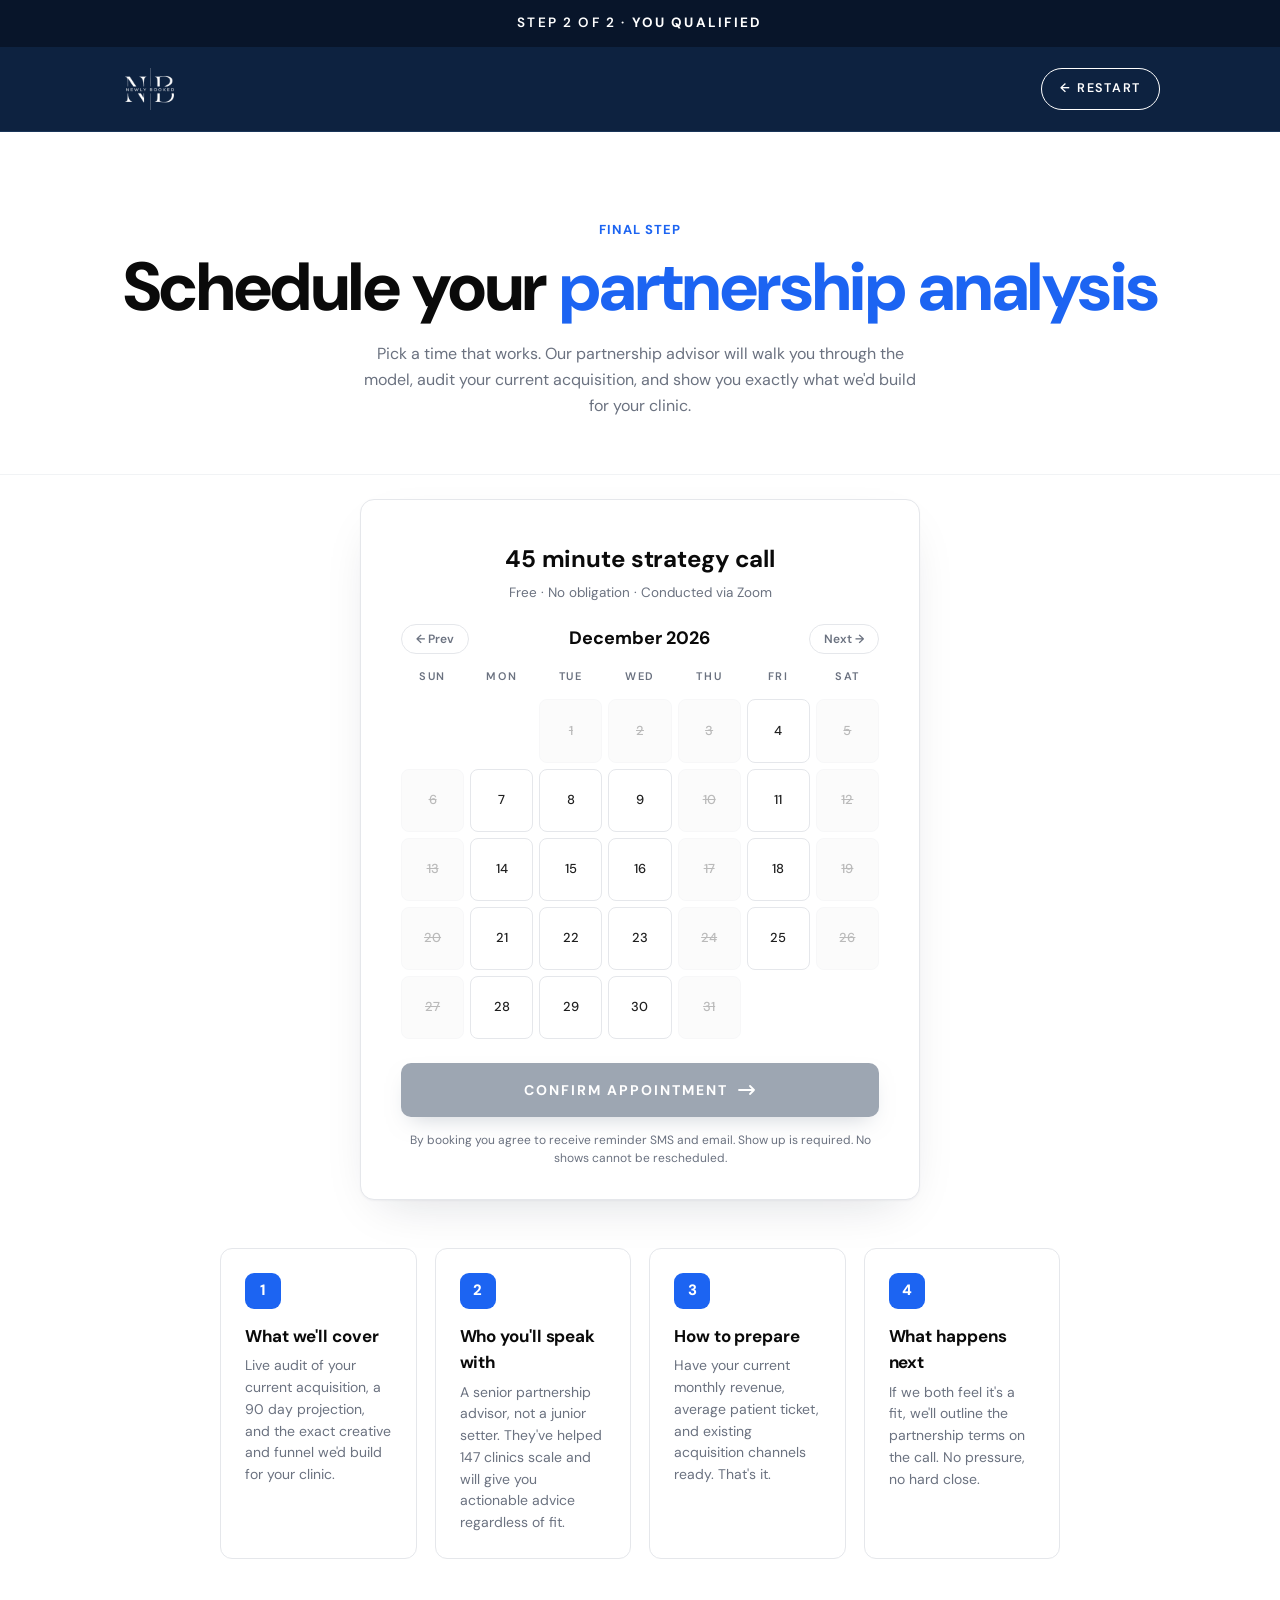
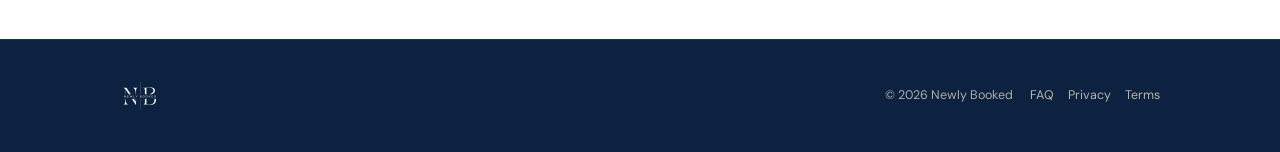
<file: book-a-call.html>
<!doctype html>
<html lang="en">
<head>
<meta charset="utf-8">
<meta name="viewport" content="width=device-width,initial-scale=1,viewport-fit=cover">
<meta name="theme-color" content="#0a0a0a">
<title>Schedule Your Strategy Call · Newly Booked</title>
<link rel="icon" href="logo.png">
<link rel="preconnect" href="https://fonts.googleapis.com">
<link rel="preconnect" href="https://fonts.gstatic.com" crossorigin>
<link href="https://fonts.googleapis.com/css2?family=DM+Sans:wght@400;500;600;700;800&display=swap" rel="stylesheet">
<link rel="stylesheet" href="styles.css?v=5">
</head>
<body>

<div class="topbar">STEP 2 OF 2 · <strong>YOU QUALIFIED</strong></div>

<nav class="nb-nav">
  <div class="wrap nav-inner">
    <a href="apply.html" class="brand"><img src="logo.png" alt="Newly Booked"></a>
    <a href="apply.html" class="nav-cta">← Restart</a>
  </div>
</nav>

<section class="subhero">
  <div class="wrap">
    <div class="section-eye">Final Step</div>
    <h1>Schedule your <span class="blue">partnership analysis</span></h1>
    <p>Pick a time that works. Our partnership advisor will walk you through the model, audit your current acquisition, and show you exactly what we'd build for your clinic.</p>
  </div>
</section>

<section style="padding:24px 0 80px">
  <div class="wrap" style="max-width:880px">

    <div class="form-card">
      <div class="form-body">

        <div style="margin-bottom:20px;text-align:center">
          <div style="font-weight:700;font-size:24px;letter-spacing:-.005em;color:var(--ink)">45 minute strategy call</div>
          <div style="margin-top:6px;font-size:13.5px;color:var(--muted)">Free · No obligation · Conducted via Zoom</div>
        </div>

        <div class="cal" style="border:none;padding:0;box-shadow:none">
          <div class="cal-head">
            <button type="button" class="cal-nav" id="prev-month">← Prev</button>
            <strong id="month-label">May 2026</strong>
            <button type="button" class="cal-nav" id="next-month">Next →</button>
          </div>

          <div class="cal-grid cal-head-row">
            <div>Sun</div><div>Mon</div><div>Tue</div><div>Wed</div><div>Thu</div><div>Fri</div><div>Sat</div>
          </div>
          <div class="cal-grid" id="cal-days"></div>

          <div id="slots-wrap" style="display:none;margin-top:18px">
            <div style="font-size:11px;letter-spacing:.16em;text-transform:uppercase;color:var(--muted);margin-bottom:10px;text-align:left;font-weight:600">
              Available times · <span id="slot-date" style="color:var(--ink-2)"></span>
            </div>
            <div class="slots" id="slots"></div>
          </div>
        </div>

        <button type="button" class="cta" id="confirm-btn" style="margin-top:24px;opacity:.4;pointer-events:none">
          CONFIRM APPOINTMENT
          <svg width="18" height="10" viewBox="0 0 18 10" fill="none"><path d="M1 5h15m0 0L12 1m4 4l-4 4" stroke="currentColor" stroke-width="1.8" stroke-linecap="round"/></svg>
        </button>
        <p class="fine">By booking you agree to receive reminder SMS and email. Show up is required. No shows cannot be rescheduled.</p>
      </div>
    </div>

    <div class="steps" style="margin-top:48px">
      <div class="stepc"><div class="num">1</div><h4>What we'll cover</h4><p>Live audit of your current acquisition, a 90 day projection, and the exact creative and funnel we'd build for your clinic.</p></div>
      <div class="stepc"><div class="num">2</div><h4>Who you'll speak with</h4><p>A senior partnership advisor, not a junior setter. They've helped 147 clinics scale and will give you actionable advice regardless of fit.</p></div>
      <div class="stepc"><div class="num">3</div><h4>How to prepare</h4><p>Have your current monthly revenue, average patient ticket, and existing acquisition channels ready. That's it.</p></div>
      <div class="stepc"><div class="num">4</div><h4>What happens next</h4><p>If we both feel it's a fit, we'll outline the partnership terms on the call. No pressure, no hard close.</p></div>
    </div>

  </div>
</section>

<footer>
  <div class="wrap foot">
    <div class="foot-brand"><img src="logo.png" alt="Newly Booked"></div>
    <div class="foot-links">© 2026 Newly Booked <a href="faq.html">FAQ</a><a href="#">Privacy</a><a href="#">Terms</a></div>
  </div>
</footer>

<script src="app.js?v=4"></script>
<script>
  (() => {
    const monthLabel = document.getElementById('month-label');
    const daysEl = document.getElementById('cal-days');
    const slotsWrap = document.getElementById('slots-wrap');
    const slotsEl = document.getElementById('slots');
    const slotDate = document.getElementById('slot-date');
    const confirm = document.getElementById('confirm-btn');
    let view = new Date(); view.setDate(1);
    let selectedDate = null, selectedSlot = null;

    function render(){
      monthLabel.textContent = view.toLocaleString('en-US',{month:'long',year:'numeric'});
      daysEl.innerHTML = '';
      const start = new Date(view); start.setDate(1);
      const offset = start.getDay();
      const dim = new Date(view.getFullYear(), view.getMonth()+1, 0).getDate();
      const today = new Date(); today.setHours(0,0,0,0);
      for (let i=0;i<offset;i++) daysEl.insertAdjacentHTML('beforeend','<div></div>');
      for (let d=1;d<=dim;d++){
        const date = new Date(view.getFullYear(), view.getMonth(), d);
        const past = date < today;
        const weekend = date.getDay()===0 || date.getDay()===6;
        const taken = past || weekend || (d % 7 === 3);
        daysEl.insertAdjacentHTML('beforeend',`<div class="day${taken?' taken':''}" data-d="${date.toISOString()}">${d}</div>`);
      }
      daysEl.querySelectorAll('.day:not(.taken)').forEach(el=>{
        el.addEventListener('click',()=>{
          daysEl.querySelectorAll('.day').forEach(d=>d.classList.remove('sel'));
          el.classList.add('sel');
          selectedDate = new Date(el.dataset.d);
          slotDate.textContent = selectedDate.toLocaleDateString('en-US',{weekday:'long',month:'long',day:'numeric'});
          slotsEl.innerHTML = ['9:00 AM','10:30 AM','12:00 PM','2:00 PM','3:30 PM','5:00 PM']
            .map(t=>`<div class="slot">${t}</div>`).join('');
          slotsWrap.style.display='block';
          slotsEl.querySelectorAll('.slot').forEach(s=>s.addEventListener('click',()=>{
            slotsEl.querySelectorAll('.slot').forEach(x=>x.classList.remove('sel'));
            s.classList.add('sel'); selectedSlot = s.textContent;
            confirm.style.opacity = 1; confirm.style.pointerEvents='auto';
          }));
        });
      });
    }
    document.getElementById('prev-month').addEventListener('click',()=>{view.setMonth(view.getMonth()-1);render()});
    document.getElementById('next-month').addEventListener('click',()=>{view.setMonth(view.getMonth()+1);render()});
    confirm.addEventListener('click',()=>{
      if (!selectedDate || !selectedSlot) return;
      sessionStorage.setItem('nb-booking', JSON.stringify({date:selectedDate,slot:selectedSlot}));
      window.location.href='thank-you.html';
    });
    render();
  })();
</script>
</body>
</html>
</file>
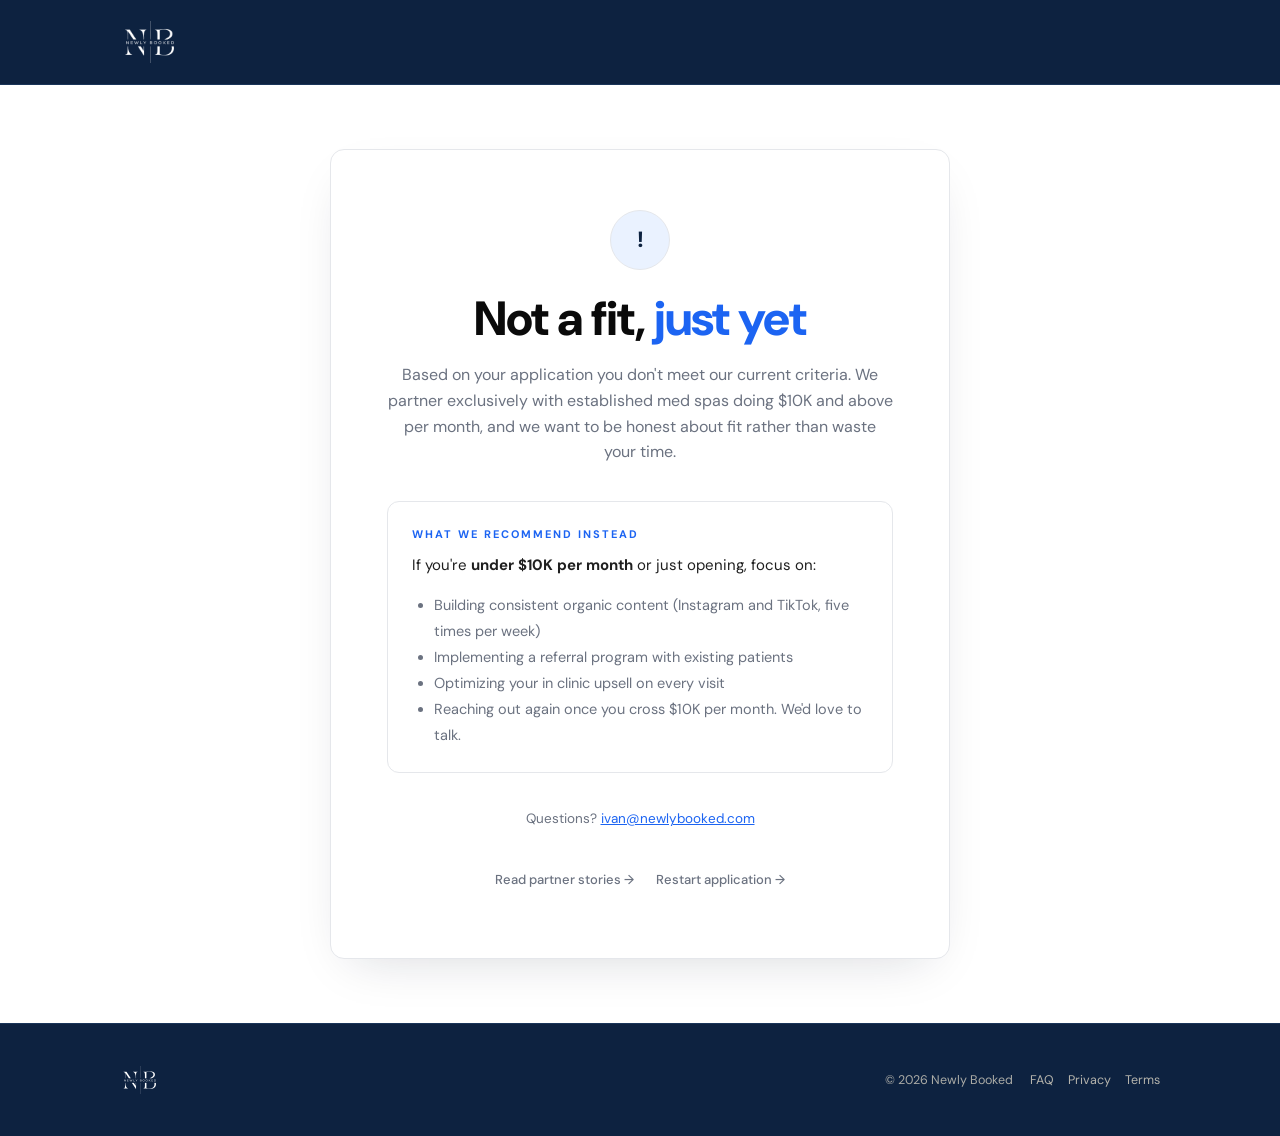
<file: dq.html>
<!doctype html>
<html lang="en">
<head>
<meta charset="utf-8">
<meta name="viewport" content="width=device-width,initial-scale=1,viewport-fit=cover">
<meta name="theme-color" content="#0a0a0a">
<title>Application Update · Newly Booked</title>
<link rel="icon" href="logo.png">
<link rel="preconnect" href="https://fonts.googleapis.com">
<link rel="preconnect" href="https://fonts.gstatic.com" crossorigin>
<link href="https://fonts.googleapis.com/css2?family=DM+Sans:wght@400;500;600;700;800&display=swap" rel="stylesheet">
<link rel="stylesheet" href="styles.css?v=5">
</head>
<body>

<nav class="nb-nav">
  <div class="wrap nav-inner">
    <a href="apply.html" class="brand"><img src="logo.png" alt="Newly Booked"></a>
  </div>
</nav>

<div class="wrap">
  <div class="center-card">
    <div class="icon">!</div>
    <h1>Not a fit, <span class="blue">just yet</span></h1>
    <p class="lede" id="dq-line">Based on your application you don't meet our current criteria. We partner exclusively with established med spas doing $10K and above per month, and we want to be honest about fit rather than waste your time.</p>

    <div style="margin:36px 0;padding:24px;background:#fff;border:1px solid var(--line);text-align:left;border-radius:12px">
      <div style="font-size:11px;letter-spacing:.18em;text-transform:uppercase;color:var(--blue);margin-bottom:10px;font-weight:700">What we recommend instead</div>
      <p style="font-size:15px;line-height:1.65;color:var(--ink-2)">If you're <strong>under $10K per month</strong> or just opening, focus on:</p>
      <ul style="margin:14px 0 0 22px;font-size:14.5px;color:var(--muted);line-height:1.8">
        <li>Building consistent organic content (Instagram and TikTok, five times per week)</li>
        <li>Implementing a referral program with existing patients</li>
        <li>Optimizing your in clinic upsell on every visit</li>
        <li>Reaching out again once you cross $10K per month. We'd love to talk.</li>
      </ul>
    </div>

    <p style="font-size:13.5px;color:var(--muted);margin-top:18px">
      Questions? <a href="mailto:ivan@newlybooked.com" style="color:var(--blue);text-decoration:underline">ivan@newlybooked.com</a>
    </p>

    <div style="margin-top:32px;display:flex;gap:14px;justify-content:center;flex-wrap:wrap">
      <a href="testimonials.html" class="back">Read partner stories →</a>
      <a href="apply.html" class="back">Restart application →</a>
    </div>
  </div>
</div>

<footer>
  <div class="wrap foot">
    <div class="foot-brand"><img src="logo.png" alt="Newly Booked"></div>
    <div class="foot-links">© 2026 Newly Booked <a href="faq.html">FAQ</a><a href="#">Privacy</a><a href="#">Terms</a></div>
  </div>
</footer>

<script src="app.js?v=4"></script>
<script>
  const params = new URLSearchParams(location.search);
  const r = params.get('reason');
  const line = document.getElementById('dq-line');
  if (r === 'ownership'){
    line.innerHTML = "Our system is built specifically for owners and operators of established med spas or aesthetic clinics. If you're planning to open one, reach out once you're 30 days from launch and we'll see if there's a fit.";
  } else if (r === 'revenue'){
    line.innerHTML = "We partner exclusively with clinics doing <strong>$10K and above per month</strong> in revenue. The revenue partnership and ad spend requirements only make sense at that level. Reach out once you cross that threshold. We'd love to.";
  }
</script>
</body>
</html>
</file>
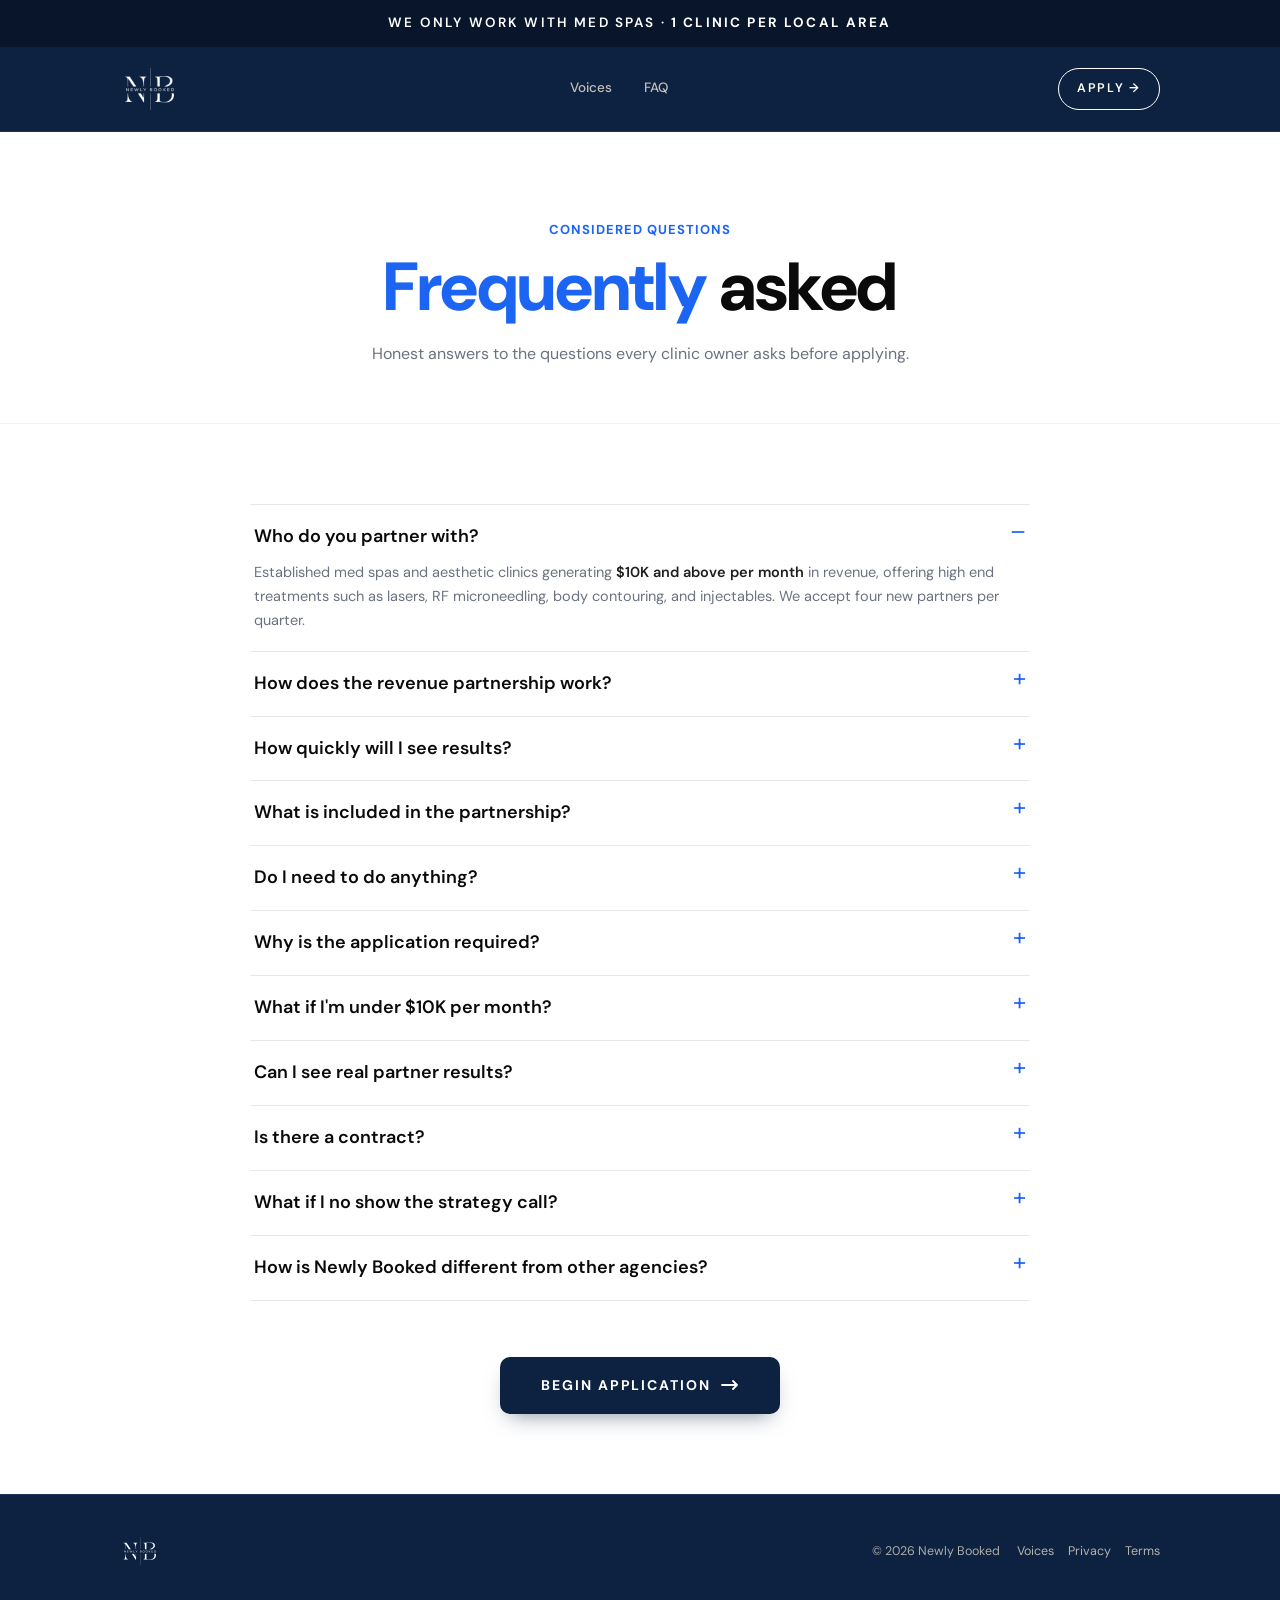
<file: faq.html>
<!doctype html>
<html lang="en">
<head>
<meta charset="utf-8">
<meta name="viewport" content="width=device-width,initial-scale=1,viewport-fit=cover">
<meta name="theme-color" content="#0a0a0a">
<title>FAQ · Newly Booked</title>
<link rel="icon" href="logo.png">
<link rel="preconnect" href="https://fonts.googleapis.com">
<link rel="preconnect" href="https://fonts.gstatic.com" crossorigin>
<link href="https://fonts.googleapis.com/css2?family=DM+Sans:wght@400;500;600;700;800&display=swap" rel="stylesheet">
<link rel="stylesheet" href="styles.css?v=5">
</head>
<body>

<div class="topbar">WE ONLY WORK WITH MED SPAS · <strong>1 CLINIC PER LOCAL AREA</strong></div>

<nav class="nb-nav">
  <div class="wrap nav-inner">
    <a href="apply.html" class="brand"><img src="logo.png" alt="Newly Booked"></a>
    <div class="nav-links">
      <a href="testimonials.html">Voices</a>
      <a href="faq.html">FAQ</a>
    </div>
    <a href="apply.html" class="nav-cta">Apply &rarr;</a>
  </div>
</nav>

<section class="subhero">
  <div class="wrap">
    <div class="section-eye">Considered Questions</div>
    <h1><span class="blue">Frequently</span> asked</h1>
    <p>Honest answers to the questions every clinic owner asks before applying.</p>
  </div>
</section>

<section style="padding:40px 0 80px">
  <div class="wrap" style="max-width:880px">

    <div class="faq">
      <details open>
        <summary>Who do you partner with?</summary>
        <p>Established med spas and aesthetic clinics generating <strong>$10K and above per month</strong> in revenue, offering high end treatments such as lasers, RF microneedling, body contouring, and injectables. We accept four new partners per quarter.</p>
      </details>

      <details>
        <summary>How does the revenue partnership work?</summary>
        <p>We come in as a partner, not a vendor. We share a percentage of the revenue we generate together rather than charge you a retainer. You bring the chairs and the practitioners. We bring the offer, the marketing engine, and the setter team. Average partner LTV with us is around <strong>$160K</strong>, and our top two clinics have generated $500K each. Most partners maintain a <strong>$2K monthly ad budget</strong> paid directly to Meta, not to us. That's the fuel for the system.</p>
      </details>

      <details>
        <summary>How quickly will I see results?</summary>
        <p>Most partners begin receiving qualified consultation bookings within <strong>10 to 14 days</strong> of go live. Cash collected typically follows within 30. We've had partners book consultations on day three.</p>
      </details>

      <details>
        <summary>What is included in the partnership?</summary>
        <p>The full stack. Our proven high margin offer (battle tested with patients paying a $189 to $299 deposit and a $4K average ticket on the upsell), paid media on Meta, weekly creative production, our setting team for every call (virtual or in person), payment processing, automated onboarding (Slack, Drive, AI call summaries), and a dedicated partnership manager who integrates into your click to close process.</p>
      </details>

      <details>
        <summary>Do I need to do anything?</summary>
        <p>Show up to consultations. Provide a treatment. Approve creative concepts. That's the whole list. Our team handles everything else end to end.</p>
      </details>

      <details>
        <summary>Why is the application required?</summary>
        <p>Because we partner with a small number of clinics at a time. The application ensures fit before either of us spends 45 minutes on a strategy call. It saves both of us time.</p>
      </details>

      <details>
        <summary>What if I'm under $10K per month?</summary>
        <p>You're welcome to apply once you cross that threshold. The revenue partnership and ad spend only make sense at that level. Below it you're better served by organic content and referrals.</p>
      </details>

      <details>
        <summary>Can I see real partner results?</summary>
        <p>Of course. <a href="testimonials.html" style="color:var(--blue);text-decoration:underline">Visit our testimonials page</a> for case studies, video interviews, and revenue screenshots from actual partners.</p>
      </details>

      <details>
        <summary>Is there a contract?</summary>
        <p>A 90 day initial term so we have time to optimize. After that month to month. We don't believe in trapping clinics into long agreements. If we're not delivering, you should be free to leave.</p>
      </details>

      <details>
        <summary>What if I no show the strategy call?</summary>
        <p>You won't be able to reschedule. We hold one slot per applicant and respect everyone's time. Add it to your calendar the moment you book.</p>
      </details>

      <details>
        <summary>How is Newly Booked different from other agencies?</summary>
        <p>Most agencies sell ads and walk away. We come in as a <strong>growth partner</strong> with a proven high margin offer, a setting team (virtual or in person) that handles every call, and we integrate into your click to close process. We get paid when you do, not before. That alignment is why our average partner LTV is around $160K.</p>
      </details>
    </div>

    <div style="text-align:center;margin-top:56px">
      <a href="apply.html" class="cta" style="display:inline-flex;width:auto;min-width:280px">BEGIN APPLICATION
        <svg width="18" height="10" viewBox="0 0 18 10" fill="none"><path d="M1 5h15m0 0L12 1m4 4l-4 4" stroke="currentColor" stroke-width="1.8" stroke-linecap="round"/></svg>
      </a>
    </div>

  </div>
</section>

<footer>
  <div class="wrap foot">
    <div class="foot-brand"><img src="logo.png" alt="Newly Booked"></div>
    <div class="foot-links">© 2026 Newly Booked <a href="testimonials.html">Voices</a><a href="#">Privacy</a><a href="#">Terms</a></div>
  </div>
</footer>

<script src="app.js?v=4"></script>
</body>
</html>
</file>
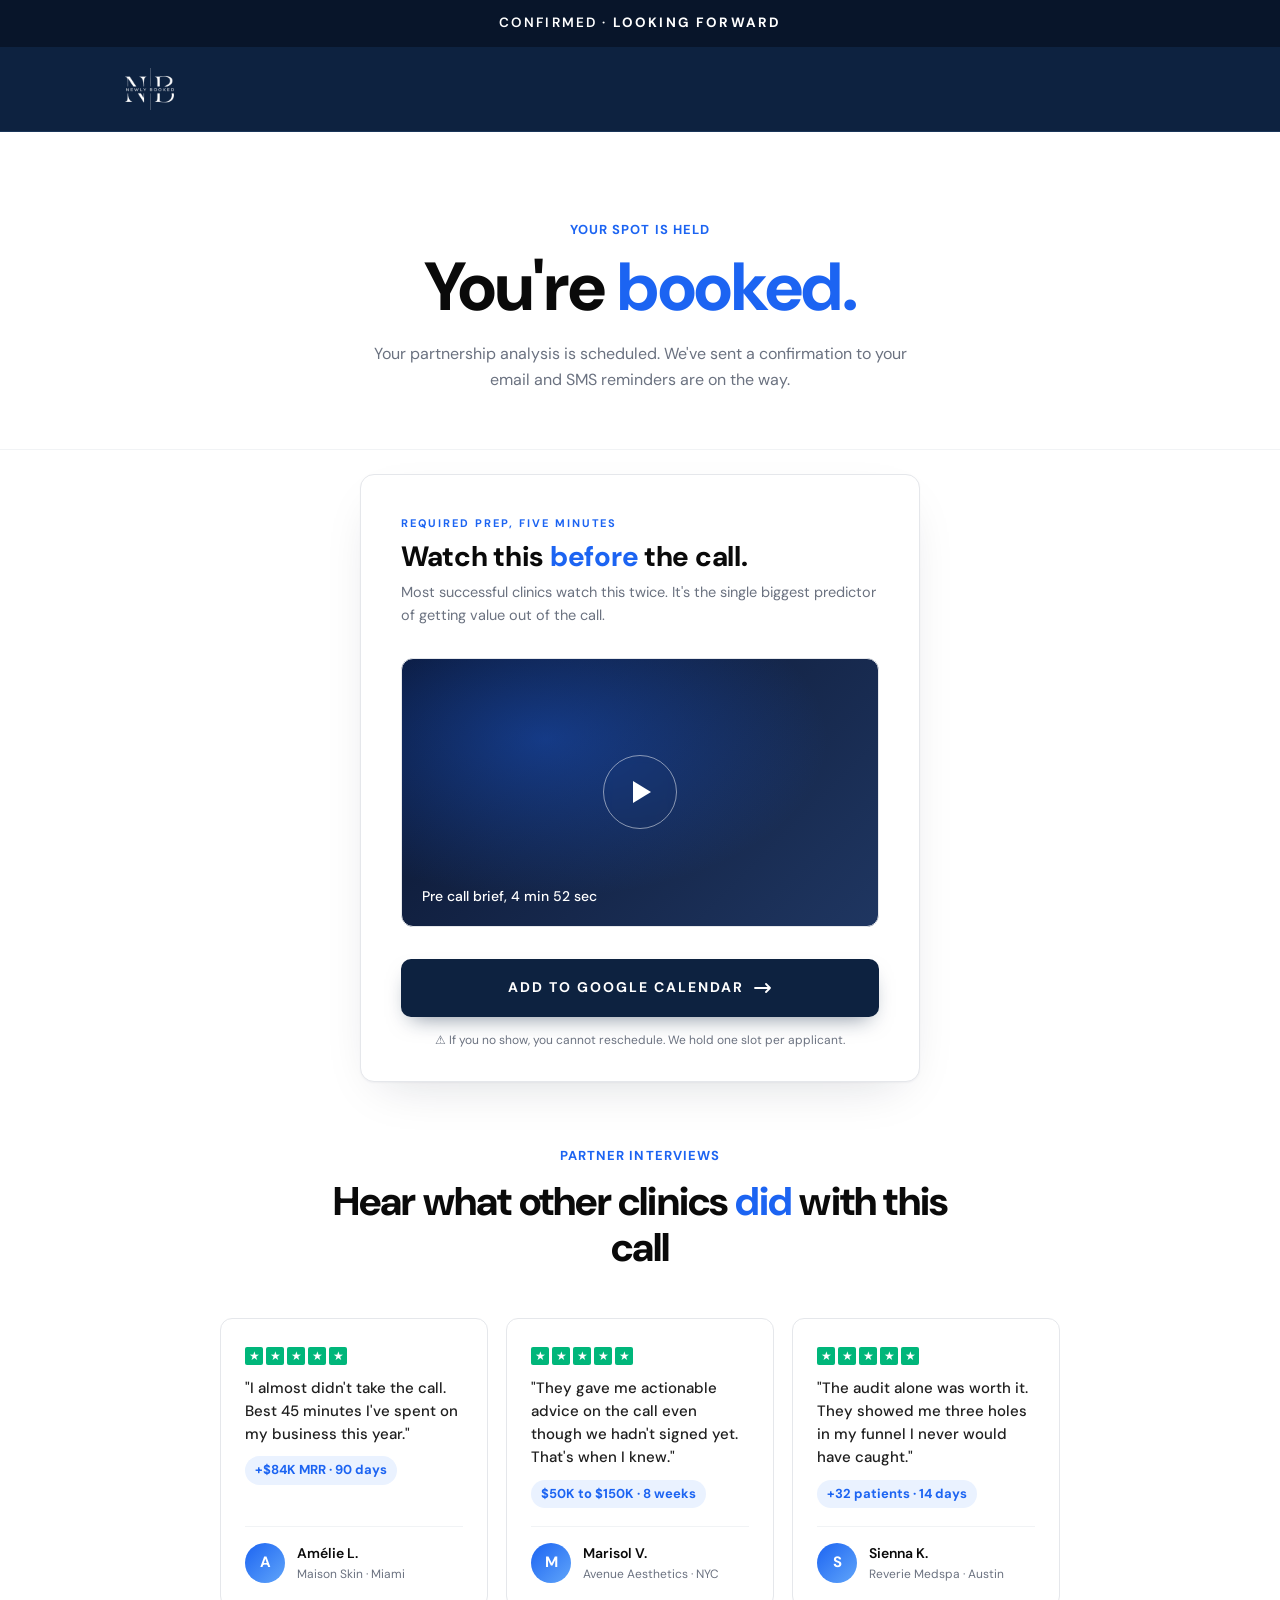
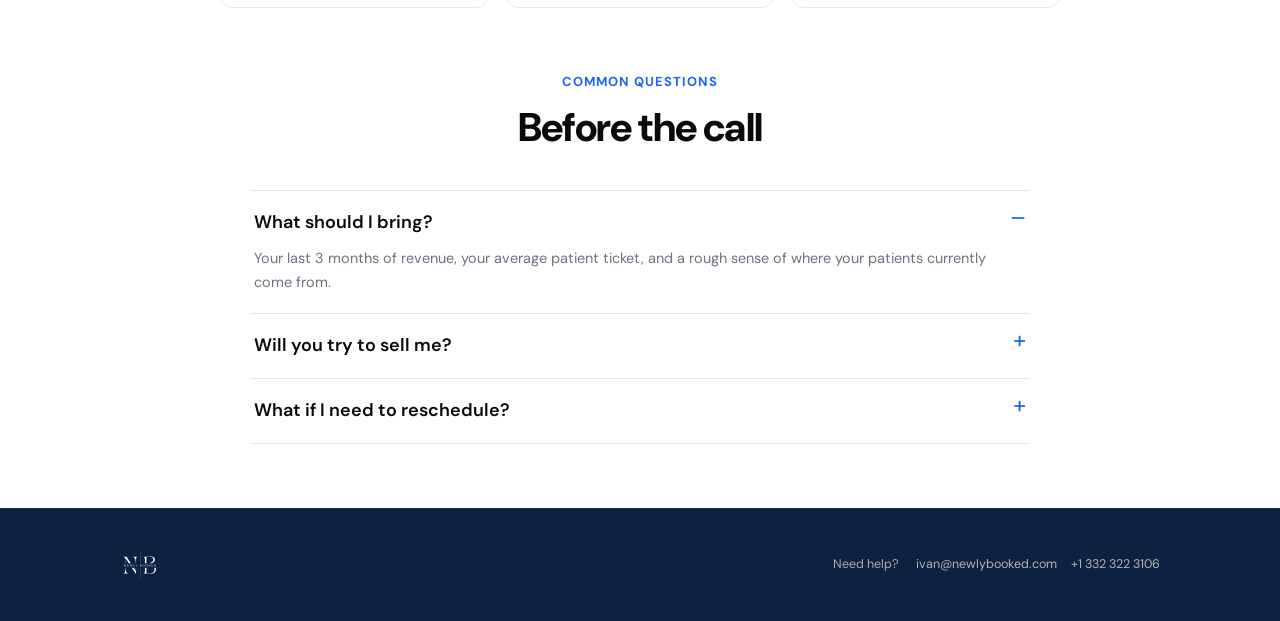
<file: thank-you.html>
<!doctype html>
<html lang="en">
<head>
<meta charset="utf-8">
<meta name="viewport" content="width=device-width,initial-scale=1,viewport-fit=cover">
<meta name="theme-color" content="#0a0a0a">
<title>You're Booked · Newly Booked</title>
<link rel="icon" href="logo.png">
<link rel="preconnect" href="https://fonts.googleapis.com">
<link rel="preconnect" href="https://fonts.gstatic.com" crossorigin>
<link href="https://fonts.googleapis.com/css2?family=DM+Sans:wght@400;500;600;700;800&display=swap" rel="stylesheet">
<link rel="stylesheet" href="styles.css?v=5">
</head>
<body>

<div class="topbar">CONFIRMED · <strong>LOOKING FORWARD</strong></div>

<nav class="nb-nav">
  <div class="wrap nav-inner">
    <a href="apply.html" class="brand"><img src="logo.png" alt="Newly Booked"></a>
  </div>
</nav>

<section class="subhero">
  <div class="wrap">
    <div class="section-eye">Your Spot Is Held</div>
    <h1>You're <span class="blue">booked.</span></h1>
    <p id="confirm-line">Your partnership analysis is scheduled. We've sent a confirmation to your email and SMS reminders are on the way.</p>
  </div>
</section>

<section style="padding:24px 0 64px">
  <div class="wrap" style="max-width:880px">

    <div class="form-card">
      <div class="form-body">
        <div style="font-size:11px;letter-spacing:.18em;text-transform:uppercase;color:var(--blue);margin-bottom:10px;font-weight:700">Required Prep, Five Minutes</div>
        <h3 style="font-weight:800;font-size:28px;line-height:1.05;letter-spacing:-.01em;color:var(--ink)">Watch this <span style="color:var(--blue)">before</span> the call.</h3>
        <p style="margin-top:10px;color:var(--muted);font-size:14.5px">Most successful clinics watch this twice. It's the single biggest predictor of getting value out of the call.</p>

        <div class="video-frame">
          <div class="play"></div>
          <div class="label">Pre call brief, 4 min 52 sec</div>
        </div>

        <a href="#" class="cta">ADD TO GOOGLE CALENDAR
          <svg width="18" height="10" viewBox="0 0 18 10" fill="none"><path d="M1 5h15m0 0L12 1m4 4l-4 4" stroke="currentColor" stroke-width="1.8" stroke-linecap="round"/></svg>
        </a>
        <p class="fine">⚠ If you no show, you cannot reschedule. We hold one slot per applicant.</p>
      </div>
    </div>

    <div style="margin-top:64px">
      <div class="section-eye">Partner Interviews</div>
      <h2 class="title" style="font-size:clamp(26px,4.5vw,40px)">Hear what other clinics <span class="blue">did</span> with this call</h2>

      <div class="test-grid">
        <figure class="test"><div><div class="stars"><span class="star"></span><span class="star"></span><span class="star"></span><span class="star"></span><span class="star"></span></div><blockquote>"I almost didn't take the call. Best 45 minutes I've spent on my business this year."</blockquote><span class="result">+$84K MRR · 90 days</span></div><figcaption class="who"><div class="avatar">A</div><div><strong>Amélie L.</strong><small>Maison Skin · Miami</small></div></figcaption></figure>
        <figure class="test"><div><div class="stars"><span class="star"></span><span class="star"></span><span class="star"></span><span class="star"></span><span class="star"></span></div><blockquote>"They gave me actionable advice on the call even though we hadn't signed yet. That's when I knew."</blockquote><span class="result">$50K to $150K · 8 weeks</span></div><figcaption class="who"><div class="avatar">M</div><div><strong>Marisol V.</strong><small>Avenue Aesthetics · NYC</small></div></figcaption></figure>
        <figure class="test"><div><div class="stars"><span class="star"></span><span class="star"></span><span class="star"></span><span class="star"></span><span class="star"></span></div><blockquote>"The audit alone was worth it. They showed me three holes in my funnel I never would have caught."</blockquote><span class="result">+32 patients · 14 days</span></div><figcaption class="who"><div class="avatar">S</div><div><strong>Sienna K.</strong><small>Reverie Medspa · Austin</small></div></figcaption></figure>
      </div>
    </div>

    <div style="margin-top:64px">
      <div class="section-eye">Common Questions</div>
      <h2 class="title" style="font-size:clamp(26px,4.5vw,40px)">Before the call</h2>
      <div class="faq">
        <details open><summary>What should I bring?</summary><p>Your last 3 months of revenue, your average patient ticket, and a rough sense of where your patients currently come from.</p></details>
        <details><summary>Will you try to sell me?</summary><p>We'll see if there's a fit. If there isn't, we'll tell you straight and still leave you with actionable advice.</p></details>
        <details><summary>What if I need to reschedule?</summary><p>You can reschedule once via the link in your confirmation email. After that we cannot accommodate. We hold a single slot per applicant.</p></details>
      </div>
    </div>

  </div>
</section>

<footer>
  <div class="wrap foot">
    <div class="foot-brand"><img src="logo.png" alt="Newly Booked"></div>
    <div class="foot-links">Need help? <a href="mailto:ivan@newlybooked.com">ivan@newlybooked.com</a><a href="tel:+13323223106">+1 332 322 3106</a></div>
  </div>
</footer>

<script src="app.js?v=4"></script>
<script>
  try {
    const b = JSON.parse(sessionStorage.getItem('nb-booking'));
    if (b){
      const d = new Date(b.date).toLocaleDateString('en-US',{weekday:'long',month:'long',day:'numeric'});
      document.getElementById('confirm-line').innerHTML =
        `Your partnership analysis is scheduled for <strong>${d} at ${b.slot}</strong>. Confirmation sent to your email; SMS reminders are on the way.`;
    }
  } catch(_){}
</script>
</body>
</html>
</file>
<file: styles.css>
/* ═══════════════════════════════════════════════════
   Newly Booked · clean B2B funnel styles
   bright blue + white · DM Sans · mobile first
   ═══════════════════════════════════════════════════ */

:root{
  --bg:#ffffff;
  --ink:#0a0a0a;
  --ink-2:#1f1f1f;
  --muted:#6b7280;
  --muted-2:#9ca3af;
  --line:#e5e7eb;
  --line-soft:#f1f3f5;
  --soft:#f8fafc;
  --blue:#1c64f2;
  --blue-2:#1850d5;
  --blue-soft:#eaf2ff;
  --green:#00b67a;
  --error:#dc2626;
  --navy:#0d2240;
  --navy-2:#08152a;
  --navy-soft:#1a3559;
  --cream:#ffffff;
  --cream-soft:#ffffff;
  --gold:#ffffff;
  --font:'DM Sans','-apple-system',BlinkMacSystemFont,'Segoe UI',sans-serif;
}
*,*::before,*::after{box-sizing:border-box;margin:0;padding:0}
html{-webkit-text-size-adjust:100%;scroll-behavior:smooth}
body{
  background:var(--bg);color:var(--ink);font-family:var(--font);
  font-size:16px;line-height:1.55;font-weight:400;
  -webkit-font-smoothing:antialiased;text-rendering:optimizeLegibility;
  overflow-x:hidden;
}
a{color:inherit;text-decoration:none}
img{display:block;max-width:100%;height:auto}
button{font-family:inherit;cursor:pointer}
input,select,textarea{font-family:inherit;font-size:16px}
::selection{background:var(--blue);color:#fff}

.wrap{max-width:1080px;margin:0 auto;padding:0 20px}

/* ── TOPBAR ─────────────────────────────── */
.topbar{
  background:var(--navy-2);color:var(--cream);text-align:center;
  padding:11px 16px;font-weight:600;font-size:12.5px;letter-spacing:.12em;
}
.topbar strong{color:#fff;font-weight:700}
.topbar .sep{margin:0 10px;opacity:.5}
@media(min-width:760px){ .topbar{font-size:13.5px;padding:13px 16px;letter-spacing:.16em} }

/* ── NAV ────────────────────────────────── */
nav.nb-nav{
  background:var(--navy);border-bottom:1px solid var(--navy-soft);
  padding:12px 0;position:sticky;top:0;z-index:40;
}
.nav-inner{display:flex;align-items:center;justify-content:space-between;gap:20px}
.brand{display:flex;align-items:center;transition:opacity .2s}
.brand:hover{opacity:.85}
.brand img{
  height:48px;width:auto;display:block;
}
@media(min-width:760px){ .brand img{height:60px} }
.nav-links{display:none;gap:32px;font-size:13.5px;font-weight:500;color:rgba(245,236,214,.78)}
@media(min-width:900px){ .nav-links{display:flex} }
.nav-links a{transition:color .25s}
.nav-links a:hover{color:#fff}
.nav-cta{
  font-weight:600;font-size:12.5px;color:var(--cream);letter-spacing:.14em;
  padding:10px 18px;border:1.5px solid var(--cream);border-radius:99px;
  text-transform:uppercase;transition:all .25s;
}
.nav-cta:hover{background:var(--cream);color:var(--navy);border-color:var(--cream)}

/* link CTA for use on light backgrounds */
.text-cta{
  display:inline-flex;align-items:center;gap:8px;
  font-weight:700;font-size:13px;color:var(--navy);letter-spacing:.14em;
  padding:10px 20px;border:1.5px solid var(--navy);border-radius:99px;
  text-transform:uppercase;transition:all .25s;
}
.text-cta:hover{background:var(--navy);color:var(--cream);border-color:var(--navy)}

/* ── HERO ───────────────────────────────── */
.hero{padding:48px 0 28px;text-align:center;background:#fff;position:relative}
.hero::after{content:"";position:absolute;left:0;right:0;bottom:0;height:1px;background:var(--line-soft)}
@media(min-width:760px){ .hero{padding:72px 0 44px} }
.eyebrow{
  color:var(--blue);font-weight:700;font-size:13px;letter-spacing:.08em;
  text-transform:uppercase;margin-bottom:18px;
}
@media(min-width:760px){ .eyebrow{font-size:14px} }
h1.headline{
  font-weight:800;letter-spacing:-.025em;line-height:1.05;color:var(--ink);
  font-size:clamp(28px,6.4vw,52px);max-width:18ch;margin:0 auto;
}
h1.headline .blue{color:var(--blue)}
.subhead{
  margin:18px auto 0;max-width:54ch;color:var(--muted);
  font-size:clamp(15px,2.4vw,18px);line-height:1.55;
}
.subhead strong{color:var(--ink);font-weight:600}

.proof-bar{
  margin:26px auto 0;display:inline-flex;align-items:center;gap:18px;flex-wrap:wrap;justify-content:center;
  padding:12px 20px;background:#fff;border:1px solid var(--line);border-radius:99px;
  font-size:13px;color:var(--ink-2);font-weight:500;
  box-shadow:0 4px 18px -8px rgba(13,34,64,.18);
}
.proof-bar .check{color:var(--green);font-weight:800}
.proof-bar-wrap{text-align:center;margin:22px auto 0;max-width:560px;padding:0 18px}
.proof-bar-form{margin-top:0}

/* ── FORM ───────────────────────────────── */
.form-shell{padding:28px 0 36px;background:#fff}
@media(min-width:760px){ .form-shell{padding:36px 0 56px} }
.form-card{
  max-width:560px;margin:0 auto;background:#fff;
  border:1px solid var(--line);border-radius:14px;
  box-shadow:0 18px 50px -22px rgba(15,23,42,.18),0 1px 2px rgba(15,23,42,.04);
  overflow:hidden;
}
.form-body{padding:32px 24px 28px}
@media(min-width:760px){ .form-body{padding:40px 40px 32px} }

.progress{display:flex;gap:5px;margin-bottom:24px}
.progress span{flex:1;height:4px;background:var(--line);border-radius:99px;transition:background .35s}
.progress span.on{background:var(--blue)}

.step{display:none}
.step.active{display:block;animation:fade .4s ease}
@keyframes fade{from{opacity:0;transform:translateY(6px)}to{opacity:1}}

.q{font-weight:700;font-size:20px;line-height:1.25;color:var(--ink);margin-bottom:6px;letter-spacing:-.005em}
@media(min-width:760px){ .q{font-size:22px} }
.q .req{color:var(--error)}
.help{font-size:14px;color:var(--muted);line-height:1.55;margin-bottom:18px}
.help strong{color:var(--ink-2);font-weight:600}

.field{margin-bottom:14px}
.field label{display:block;font-size:13px;font-weight:500;color:var(--ink-2);margin-bottom:6px}
.field input,.field select,.field textarea{
  width:100%;background:#fff;border:1.5px solid var(--line);border-radius:10px;
  padding:14px 14px;color:var(--ink);outline:none;font-weight:400;
  transition:border-color .2s,box-shadow .2s;
}
.field input:focus,.field select:focus,.field textarea:focus{
  border-color:var(--blue);box-shadow:0 0 0 4px rgba(28,100,242,.12);
}
.field input::placeholder{color:var(--muted-2)}
.field-row{display:grid;grid-template-columns:1fr;gap:12px}
@media(min-width:520px){ .field-row.two{grid-template-columns:1fr 1fr} }

.opts{display:grid;grid-template-columns:1fr;gap:10px}
.opt{
  border:1.5px solid var(--line);background:#fff;border-radius:10px;
  padding:16px 18px;cursor:pointer;text-align:left;
  display:flex;align-items:center;justify-content:space-between;gap:12px;
  font-weight:500;font-size:15px;color:var(--ink-2);
  transition:all .2s;-webkit-tap-highlight-color:transparent;
}
.opt:hover,.opt:focus-visible{border-color:var(--blue);background:var(--blue-soft);outline:none}
.opt.sel{border-color:var(--blue);background:var(--blue-soft);color:var(--blue-2);font-weight:600}
.opt .check{
  width:22px;height:22px;border-radius:50%;border:1.5px solid var(--line);flex:none;
  display:grid;place-items:center;transition:all .2s;
}
.opt.sel .check{background:var(--blue);border-color:var(--blue)}
.opt.sel .check::after{content:"";width:7px;height:7px;border-radius:50%;background:#fff}

.chips{display:flex;flex-wrap:wrap;gap:8px}
.chip{
  border:1.5px solid var(--line);background:#fff;border-radius:99px;
  padding:9px 16px;font-size:14px;font-weight:500;cursor:pointer;
  transition:all .2s;-webkit-tap-highlight-color:transparent;color:var(--ink-2);
}
.chip:hover{border-color:var(--blue);background:var(--blue-soft);color:var(--blue-2)}
.chip.sel{background:var(--blue);border-color:var(--blue);color:#fff}

.consent{
  display:flex;gap:10px;align-items:flex-start;margin-top:14px;
  font-size:12.5px;color:var(--muted);line-height:1.5;cursor:pointer;
}
.consent input{
  appearance:none;-webkit-appearance:none;
  width:18px;height:18px;border:1.5px solid var(--line);background:#fff;
  flex:none;margin-top:1px;border-radius:5px;cursor:pointer;
  transition:all .15s;position:relative;
}
.consent input:checked{background:var(--blue);border-color:var(--blue)}
.consent input:checked::after{
  content:"";position:absolute;inset:0;
  background:url("data:image/svg+xml;utf8,<svg xmlns='http://www.w3.org/2000/svg' width='12' height='10' viewBox='0 0 12 10' fill='none'><path d='M1 5l3.5 3.5L11 1' stroke='white' stroke-width='1.8' stroke-linecap='round' stroke-linejoin='round'/></svg>") center no-repeat;
}
.consent a{color:var(--blue);text-decoration:underline}

.cta{
  width:100%;background:var(--navy);color:var(--cream);border:none;border-radius:10px;
  padding:18px 22px;font-weight:700;font-size:14px;letter-spacing:.14em;
  text-transform:uppercase;display:flex;align-items:center;justify-content:center;gap:10px;
  transition:background .25s,transform .1s,box-shadow .25s,color .25s;
  box-shadow:0 10px 22px -10px rgba(13,34,64,.55);
}
.cta:hover{background:var(--blue);color:#fff;box-shadow:0 14px 30px -10px rgba(28,100,242,.55)}
.cta:active{transform:scale(.99)}
.cta svg{transition:transform .25s}
.cta:hover svg{transform:translateX(4px)}
.cta-ghost{
  background:transparent;color:var(--blue);border:1.5px solid var(--blue);box-shadow:none;
}
.cta-ghost:hover{background:var(--blue);color:#fff}

.actions{display:flex;align-items:center;gap:12px;margin-top:22px}
.actions .cta{flex:1}
.back{
  background:none;border:none;color:var(--muted);font-size:13px;font-weight:500;
  cursor:pointer;padding:8px 4px;
}
.back:hover{color:var(--ink)}
.fine{margin-top:14px;font-size:12px;color:var(--muted);text-align:center;line-height:1.5}

.shake{animation:shake .35s}
@keyframes shake{0%,100%{transform:translateX(0)}25%{transform:translateX(-5px)}75%{transform:translateX(5px)}}

/* ── TRUSTPILOT ─────────────────────────── */
.trust{text-align:center;padding:22px 16px 36px}
.trust-row{
  display:inline-flex;align-items:center;gap:10px;flex-wrap:wrap;justify-content:center;
  font-size:14px;color:var(--ink-2);font-weight:500;
}
.stars{display:inline-flex;gap:3px}
.stars .star{
  width:18px;height:18px;background:var(--green);display:grid;place-items:center;border-radius:2px;
}
.stars .star::before{content:"★";color:#fff;font-size:12px;line-height:1}
.trust-tp{color:var(--green);font-weight:700;display:inline-flex;align-items:center;gap:5px}
.trust-tp::before{content:"★";color:var(--green);font-size:18px}
.trust-meta{margin-top:10px;font-size:12.5px;color:var(--muted)}

/* ── BAND ───────────────────────────────── */
.band{background:var(--navy);color:var(--cream);text-align:center;padding:56px 20px;position:relative;overflow:hidden}
.band::before,.band::after{
  content:"";position:absolute;width:300px;height:300px;border-radius:50%;
  background:radial-gradient(circle,rgba(28,100,242,.22),transparent 70%);pointer-events:none;
}
.band::before{top:-100px;left:-50px}
.band::after{bottom:-150px;right:-50px}
.band > *{position:relative;z-index:1}
.band h3{font-weight:700;font-size:clamp(22px,4vw,34px);letter-spacing:-.015em;line-height:1.2;max-width:32ch;margin:0 auto;color:#fff}
.band h3 .gold{color:var(--gold)}
.band p{margin-top:12px;font-size:15px;opacity:.85;max-width:54ch;margin-left:auto;margin-right:auto}

/* ── STATS ──────────────────────────────── */
.stats{
  display:grid;grid-template-columns:1fr 1fr;
  border-bottom:1px solid var(--line);background:#fff;
}
@media(min-width:760px){ .stats{grid-template-columns:repeat(4,1fr)} }
.stat{
  text-align:center;padding:32px 16px;
  border-right:1px solid var(--line);border-bottom:1px solid var(--line);
}
.stat:last-child{border-right:none}
@media(min-width:760px){ .stat{border-bottom:none} }
@media(max-width:759px){
  .stat:nth-child(2n){border-right:none}
  .stat:nth-last-child(-n+2){border-bottom:none}
}
.stat .n{font-weight:800;font-size:36px;letter-spacing:-.02em;color:var(--ink)}
.stat .n .blue{color:var(--blue)}
.stat .l{margin-top:6px;font-size:11.5px;color:var(--muted);font-weight:500;letter-spacing:.05em;text-transform:uppercase}

/* ── SECTIONS ───────────────────────────── */
section{padding:64px 0}
@media(min-width:760px){ section{padding:88px 0} }
.section-eye{
  color:var(--blue);font-weight:700;font-size:13px;letter-spacing:.08em;
  text-transform:uppercase;text-align:center;margin-bottom:12px;
}
h2.title{
  font-weight:800;font-size:clamp(26px,4.5vw,40px);text-align:center;
  letter-spacing:-.02em;line-height:1.15;max-width:24ch;margin:0 auto;
}
h2.title .blue{color:var(--blue)}
.sub{text-align:center;margin:14px auto 0;max-width:54ch;color:var(--muted);font-size:16px;line-height:1.55}

.callout{
  max-width:780px;margin:48px auto 0;padding:32px 24px;
  background:#fff;border:1px solid var(--line);border-left:4px solid var(--blue);border-radius:10px;
}
@media(min-width:760px){ .callout{padding:36px 40px} }
.callout h3{font-weight:700;font-size:20px;letter-spacing:-.01em;margin-bottom:10px}
.callout p{font-size:15px;color:var(--muted);line-height:1.65}
.callout p strong{color:var(--ink-2)}
.callout p+p{margin-top:10px}

/* steps */
.steps{display:grid;grid-template-columns:1fr;gap:18px;margin-top:48px}
@media(min-width:760px){ .steps{grid-template-columns:repeat(2,1fr)} }
@media(min-width:1000px){ .steps{grid-template-columns:repeat(4,1fr)} }
.stepc{background:#fff;border:1px solid var(--line);border-radius:12px;padding:24px;transition:transform .25s,box-shadow .25s}
.stepc:hover{transform:translateY(-3px);box-shadow:0 18px 40px -22px rgba(15,23,42,.18)}
.stepc .num{
  width:36px;height:36px;border-radius:9px;background:var(--blue);color:#fff;
  display:grid;place-items:center;font-weight:800;font-size:15px;margin-bottom:14px;
}
.stepc h4{font-weight:700;font-size:17px;letter-spacing:-.005em;margin-bottom:6px;color:var(--ink)}
.stepc p{font-size:14px;color:var(--muted);line-height:1.55}

/* compare */
.compare{
  max-width:920px;margin:48px auto 0;display:grid;grid-template-columns:1fr;gap:0;
  border:1px solid var(--line);border-radius:14px;overflow:hidden;background:#fff;
}
@media(min-width:760px){ .compare{grid-template-columns:1fr 1fr} }
.col{padding:32px 28px}
.col + .col{border-top:1px solid var(--line)}
@media(min-width:760px){ .col + .col{border-top:none;border-left:1px solid var(--line)} }
.col.bad{background:#fafafa}
.col.good{background:var(--blue-soft)}
.col h4{font-weight:700;font-size:18px;margin-bottom:14px;letter-spacing:-.005em}
.col.bad h4::before{content:"✕  ";color:#9ca3af}
.col.good h4::before{content:"✓  ";color:var(--blue)}
.col ul{list-style:none}
.col li{padding:10px 0;border-top:1px solid rgba(0,0,0,.06);font-size:14.5px;color:var(--ink-2);line-height:1.5}
.col li:first-child{border-top:none}
.col.good li strong{color:var(--blue-2);font-weight:600}

/* testimonials */
.test-grid{display:grid;grid-template-columns:1fr;gap:18px;margin-top:48px}
@media(min-width:760px){ .test-grid{grid-template-columns:1fr 1fr} }
@media(min-width:1000px){ .test-grid{grid-template-columns:repeat(3,1fr)} }
.test{
  background:#fff;border:1px solid var(--line);border-radius:12px;padding:24px;
  display:flex;flex-direction:column;justify-content:space-between;min-height:240px;
  transition:transform .25s,box-shadow .25s;
}
.test:hover{transform:translateY(-3px);box-shadow:0 18px 40px -20px rgba(15,23,42,.18)}
.test .stars{margin-bottom:12px}
.test blockquote{font-size:15px;line-height:1.55;color:var(--ink-2);font-weight:500}
.test .who{
  margin-top:18px;display:flex;align-items:center;gap:12px;padding-top:16px;border-top:1px solid var(--line-soft);
}
.avatar{
  width:40px;height:40px;border-radius:50%;flex:none;
  background:linear-gradient(135deg,var(--blue),#60a5fa);
  display:grid;place-items:center;color:#fff;font-weight:700;font-size:15px;
}
.who strong{display:block;font-weight:600;font-size:14px;color:var(--ink)}
.who small{display:block;font-size:12px;color:var(--muted)}
.test .result{
  display:inline-block;margin-top:10px;font-size:13px;font-weight:700;color:var(--blue);
  background:var(--blue-soft);padding:4px 10px;border-radius:99px;
}

/* faq */
.faq{max-width:780px;margin:40px auto 0;border-top:1px solid var(--line)}
.faq details{border-bottom:1px solid var(--line);padding:18px 4px;cursor:pointer}
.faq summary{
  list-style:none;display:flex;justify-content:space-between;gap:18px;align-items:flex-start;
  font-weight:600;font-size:16.5px;color:var(--ink);
}
@media(min-width:760px){ .faq summary{font-size:18px} }
.faq summary::-webkit-details-marker{display:none}
.faq summary::after{content:"+";font-size:24px;color:var(--blue);transition:transform .25s;font-weight:400;line-height:.7;flex:none}
.faq details[open] summary::after{content:"–"}
.faq details p{margin-top:10px;font-size:14.5px;color:var(--muted);line-height:1.65}
.faq details p strong{color:var(--ink-2);font-weight:600}

/* final */
.final{background:var(--navy);color:var(--cream);text-align:center;padding:88px 20px;position:relative;overflow:hidden}
.final::before,.final::after{
  content:"";position:absolute;width:500px;height:500px;border-radius:50%;
  background:radial-gradient(circle,rgba(28,100,242,.18),transparent 70%);pointer-events:none;
}
.final::before{top:-200px;left:-100px}
.final::after{bottom:-250px;right:-100px}
.final > *{position:relative;z-index:1}
.final h2{font-weight:800;font-size:clamp(30px,6vw,52px);letter-spacing:-.02em;line-height:1.05;color:#fff}
.final h2 .gold{color:var(--gold)}
.final p{margin:16px auto 30px;max-width:46ch;font-size:16px;color:rgba(245,236,214,.78)}
.final .cta{display:inline-flex;width:auto;min-width:280px;background:#fff;color:var(--navy)}
.final .cta:hover{background:var(--blue);color:#fff}

footer{padding:36px 0;background:var(--navy);border-top:1px solid var(--navy-soft);color:#ffffff}
footer a{color:#ffffff}
.foot{display:flex;justify-content:space-between;align-items:center;flex-wrap:wrap;gap:16px;font-size:12.5px;color:rgba(245,236,214,.68)}
.foot-brand img{height:40px;width:auto}
.foot-links a{margin-left:14px;color:rgba(245,236,214,.72);transition:color .2s}
.foot-links a:hover{color:#fff}

/* sub-page hero */
.subhero{padding:60px 0 36px;text-align:center;background:#fff;border-bottom:1px solid var(--line-soft)}
@media(min-width:760px){ .subhero{padding:88px 0 56px} }
.subhero h1{font-weight:800;font-size:clamp(36px,7vw,68px);line-height:1.05;letter-spacing:-.02em;color:var(--ink)}
.subhero h1 .blue{color:var(--blue)}
.subhero p{margin:18px auto 0;max-width:52ch;color:var(--muted);font-size:16px;line-height:1.6}

/* center cards */
.center-card{
  max-width:620px;margin:64px auto;padding:44px 28px;
  background:#fff;border:1px solid var(--line);text-align:center;border-radius:14px;
  box-shadow:0 18px 50px -22px rgba(15,23,42,.18);
}
@media(min-width:760px){ .center-card{padding:60px 56px} }
.center-card .icon{
  width:60px;height:60px;border-radius:50%;background:var(--blue-soft);color:var(--navy);
  margin:0 auto 24px;display:grid;place-items:center;font-weight:800;font-size:22px;
  border:1px solid var(--line);
}
.center-card h1{font-weight:800;font-size:clamp(32px,6vw,48px);letter-spacing:-.02em;line-height:1.05;color:var(--ink)}
.center-card h1 .blue{color:var(--blue)}
.center-card .lede{margin:18px auto 0;color:var(--muted);max-width:46ch;font-size:16px;line-height:1.6}

/* video frame */
.video-frame{
  margin:32px 0;aspect-ratio:16/9;background:var(--navy);border:1px solid var(--line);border-radius:12px;
  display:grid;place-items:center;color:#fff;position:relative;overflow:hidden;
  background-image:radial-gradient(ellipse at 30% 30%, rgba(28,100,242,.4), transparent 60%),linear-gradient(135deg,#0a1530,#1f3661);
}
.video-frame .play{
  width:74px;height:74px;border-radius:50%;border:1.5px solid rgba(255,255,255,.5);
  display:grid;place-items:center;backdrop-filter:blur(4px);transition:transform .25s,background .25s;
}
.video-frame:hover .play{transform:scale(1.08);background:rgba(255,255,255,.08)}
.video-frame .play::after{
  content:"";width:0;height:0;border-style:solid;border-width:11px 0 11px 18px;border-color:transparent transparent transparent #fff;margin-left:4px;
}
.video-frame .label{position:absolute;bottom:18px;left:20px;font-size:14px;font-weight:500}

/* calendar */
.cal{background:#fff;border:1px solid var(--line);padding:24px;text-align:center;border-radius:12px}
.cal-head{display:flex;justify-content:space-between;align-items:center;margin-bottom:14px}
.cal-head strong{font-weight:700;font-size:18px}
.cal-nav{
  background:none;border:1.5px solid var(--line);border-radius:99px;padding:6px 14px;
  font-size:12px;font-weight:600;color:var(--muted);transition:all .2s;
}
.cal-nav:hover{border-color:var(--blue);color:var(--blue)}
.cal-grid{display:grid;grid-template-columns:repeat(7,1fr);gap:6px;margin:14px 0}
.cal-head-row{font-size:11px;color:var(--muted);text-transform:uppercase;letter-spacing:.16em;text-align:center;font-weight:600}
.day{
  aspect-ratio:1;display:grid;place-items:center;font-size:13px;font-weight:500;color:var(--ink-2);
  border:1.5px solid var(--line);cursor:pointer;transition:all .2s;border-radius:8px;background:#fff;
}
.day:hover{border-color:var(--blue);background:var(--blue-soft)}
.day.taken{opacity:.3;cursor:not-allowed;text-decoration:line-through;background:#f5f5f5}
.day.taken:hover{border-color:var(--line);background:#f5f5f5}
.day.sel{background:var(--blue);color:#fff;border-color:var(--blue)}
.slots{display:grid;grid-template-columns:repeat(2,1fr);gap:8px;margin-top:18px}
@media(min-width:560px){ .slots{grid-template-columns:repeat(4,1fr)} }
.slot{
  border:1.5px solid var(--line);padding:13px;cursor:pointer;font-size:13px;font-weight:500;
  transition:all .2s;border-radius:8px;background:#fff;
}
.slot:hover{border-color:var(--blue);background:var(--blue-soft)}
.slot.sel{background:var(--blue);color:#fff;border-color:var(--blue)}

/* exit popup */
.exit-overlay{
  position:fixed;inset:0;z-index:100;background:rgba(8,21,42,.65);
  display:none;align-items:flex-start;justify-content:center;padding:18px;
  backdrop-filter:blur(6px);-webkit-backdrop-filter:blur(6px);
  overflow-y:auto;
}
.exit-overlay.on{display:flex;animation:fade .35s}
.exit-card{
  width:100%;max-width:560px;margin:24px auto;background:#fff;border:1px solid var(--line);
  position:relative;border-radius:14px;
  box-shadow:0 40px 80px -30px rgba(0,0,0,.5);
  animation:rise .55s cubic-bezier(.2,.7,.2,1.05);
}
@keyframes rise{from{opacity:0;transform:translateY(20px) scale(.98)}to{opacity:1;transform:none}}
.exit-close{position:absolute;top:12px;right:14px;background:#fff;border:1px solid var(--line);border-radius:50%;font-size:20px;color:var(--muted);width:34px;height:34px;line-height:1;z-index:2;display:grid;place-items:center;cursor:pointer;transition:all .2s}
.exit-close:hover{color:var(--ink);border-color:var(--ink)}

.exit-head{
  background:var(--navy);color:var(--cream);border-radius:13px 13px 0 0;
  padding:36px 28px 30px;text-align:center;position:relative;overflow:hidden;
}
.exit-head::before{
  content:"";position:absolute;width:300px;height:300px;border-radius:50%;
  background:radial-gradient(circle,rgba(28,100,242,.25),transparent 70%);pointer-events:none;
  top:-150px;left:50%;transform:translateX(-50%);
}
.exit-head > *{position:relative;z-index:1}
.exit-tag{font-size:11px;letter-spacing:.28em;text-transform:uppercase;color:var(--gold);margin-bottom:10px;font-weight:700}
.exit-head h3{font-weight:800;font-size:28px;line-height:1.05;letter-spacing:-.015em;color:#fff}
@media(min-width:560px){ .exit-head h3{font-size:34px} }
.exit-head h3 .gold{color:var(--gold)}
.exit-head p{margin-top:10px;color:rgba(245,236,214,.78);font-size:14px;line-height:1.5;max-width:42ch;margin-left:auto;margin-right:auto}

.exit-card .form-body{padding:28px 22px 24px}
@media(min-width:560px){ .exit-card .form-body{padding:32px 32px 28px} }

/* sticky mobile cta */
.sticky-cta{
  position:fixed;left:0;right:0;bottom:0;z-index:40;
  background:var(--blue);color:#fff;
  padding:14px 18px calc(14px + env(safe-area-inset-bottom));
  display:none;align-items:center;justify-content:space-between;gap:12px;
  box-shadow:0 -10px 30px -12px rgba(0,0,0,.30);
  transform:translateY(100%);transition:transform .35s;
}
.sticky-cta.show{transform:translateY(0)}
.sticky-cta strong{font-weight:600;font-size:15px}
.sticky-cta a{
  background:#fff;color:var(--blue);padding:11px 18px;
  font-weight:700;font-size:11px;letter-spacing:.16em;text-transform:uppercase;border-radius:8px;
}
@media(max-width:999px){ .sticky-cta{display:flex} }

/* reveal */
.reveal{opacity:0;transform:translateY(16px);transition:opacity .8s ease,transform .8s ease}
.reveal.in{opacity:1;transform:none}

/* ═══════════════════════════════════════════════
   Mobile optimizations (phones, ≤640px)
   ═══════════════════════════════════════════════ */
@media(max-width:640px){
  body{font-size:15.5px}
  .wrap{padding:0 16px}

  /* topbar — smaller, tighter */
  .topbar{font-size:10.5px;letter-spacing:.14em;padding:9px 12px;line-height:1.35}

  /* nav — slightly tighter */
  nav.nb-nav{padding:10px 0}
  .brand img{height:42px}
  .nav-cta{padding:8px 14px;font-size:11px;letter-spacing:.12em}

  /* hero — much tighter */
  .hero{padding:32px 0 18px}
  .eyebrow{font-size:10.5px;letter-spacing:.16em;padding:6px 12px;margin-bottom:14px}
  h1.headline{font-size:32px;line-height:1.05;letter-spacing:-.02em}
  .subhead{margin-top:14px;font-size:15px;line-height:1.5}
  .proof-bar{
    margin-top:20px;padding:8px 12px;gap:8px;font-size:11.5px;
    width:100%;justify-content:space-around;
  }
  .proof-bar > span{padding:6px 8px;gap:6px;flex:1;justify-content:center;text-align:center}
  .proof-bar > span + span{border-left:none}
  .proof-bar .check{width:14px;height:14px;font-size:9px}

  /* form — full bleed, less padding */
  .form-shell{padding:18px 0 28px}
  .form-card{border-radius:10px}
  .form-body{padding:24px 18px 20px}
  .progress{margin-bottom:18px;gap:4px}
  .progress span{height:3px}
  .q{font-size:18px;margin-bottom:5px;line-height:1.25}
  .help{font-size:13px;margin-bottom:14px;line-height:1.5}
  .field{margin-bottom:12px}
  .field input,.field select,.field textarea{padding:13px 12px;border-radius:8px}
  .field label{font-size:12px;margin-bottom:5px}
  .opts{gap:8px}
  .opt{padding:14px 14px;font-size:14px;border-radius:8px}
  .opt .check{width:20px;height:20px}
  .chips{gap:6px}
  .chip{padding:8px 13px;font-size:13px}
  .consent{font-size:11.5px;line-height:1.5;margin-top:10px}
  .actions{margin-top:18px;gap:10px}
  .cta{padding:15px 18px;font-size:13px;letter-spacing:.1em;border-radius:8px;min-height:50px}
  .cta svg{width:16px;height:9px}
  .back{font-size:12px;padding:8px 2px}
  .fine{font-size:11px;margin-top:10px;line-height:1.5}

  /* trustpilot */
  .trust{padding:18px 12px 24px}
  .trust-row{font-size:12.5px;gap:8px}
  .trust-meta{font-size:11.5px;margin-top:8px}

  /* stats — smaller numbers */
  .stat{padding:22px 12px}
  .stat .n{font-size:30px}
  .stat .l{font-size:10.5px;letter-spacing:.1em;margin-top:5px}

  /* band */
  .band{padding:36px 16px}
  .band h3{font-size:21px;line-height:1.2}
  .band p{margin-top:8px;font-size:13.5px;line-height:1.55}

  /* sections — way tighter */
  section{padding:44px 0}
  .section-eye{font-size:11px;letter-spacing:.16em;margin-bottom:8px}
  h2.title{font-size:26px;line-height:1.15;letter-spacing:-.018em}
  .sub{margin-top:10px;font-size:14.5px;line-height:1.5}

  /* steps */
  .steps{margin-top:32px;gap:12px}
  .stepc{padding:20px 18px;border-radius:10px}
  .stepc .num{width:32px;height:32px;font-size:14px;margin-bottom:10px;border-radius:8px}
  .stepc h4{font-size:15.5px;margin-bottom:5px}
  .stepc p{font-size:13.5px;line-height:1.55}

  /* compare */
  .compare{margin-top:32px;border-radius:10px}
  .col{padding:24px 22px}
  .col h4{font-size:16.5px;margin-bottom:12px}
  .col li{padding:8px 0;font-size:13.5px;line-height:1.45}

  /* testimonial cards */
  .test-grid{margin-top:32px;gap:12px}
  .test{padding:20px 18px;min-height:auto;border-radius:10px}
  .test blockquote{font-size:14.5px;line-height:1.5}
  .test .who{margin-top:14px;padding-top:12px;gap:10px}
  .test .who strong{font-size:13.5px}
  .test .who small{font-size:11px;letter-spacing:.04em}
  .avatar{width:36px;height:36px;font-size:14px}
  .test .result{font-size:12px;padding:3px 9px;margin-top:8px}
  .test .stars{margin-bottom:10px}
  .stars .star{width:15px;height:15px}
  .stars .star::before{font-size:10px}

  /* faq */
  .faq{margin-top:24px}
  .faq details{padding:16px 4px}
  .faq summary{font-size:15.5px;gap:14px}
  .faq summary::after{font-size:22px}
  .faq details p{font-size:13.5px;margin-top:8px;line-height:1.55}

  /* final */
  .final{padding:56px 18px}
  .final h2{font-size:30px;line-height:1.05}
  .final p{margin:12px auto 22px;font-size:14.5px}
  .final .cta{min-width:0;width:100%}

  /* footer */
  footer{padding:24px 0}
  .foot{flex-direction:column;align-items:flex-start;gap:10px;font-size:11.5px}
  .foot-links a{margin-left:0;margin-right:14px}

  /* sub hero (faq, testimonials, dq, thank-you) */
  .subhero{padding:40px 0 24px}
  .subhero h1{font-size:36px;line-height:1.05}
  .subhero p{margin-top:14px;font-size:14.5px;line-height:1.55}

  /* center card (dq, thank-you) */
  .center-card{margin:32px auto;padding:36px 22px;border-radius:10px}
  .center-card h1{font-size:30px;line-height:1.05}
  .center-card .lede{font-size:14.5px;margin-top:14px}
  .center-card .icon{width:50px;height:50px;font-size:20px;margin-bottom:18px}

  /* video frame */
  .video-frame{margin:24px 0;border-radius:10px}
  .video-frame .play{width:56px;height:56px}
  .video-frame .play::after{border-width:8px 0 8px 13px;margin-left:3px}
  .video-frame .label{bottom:12px;left:14px;font-size:12px}

  /* calendar */
  .cal{padding:18px 14px;border-radius:10px}
  .cal-head strong{font-size:16px}
  .cal-nav{padding:5px 11px;font-size:11px}
  .cal-grid{gap:4px}
  .day{font-size:12px;border-radius:6px}
  .slots{gap:6px}
  .slot{padding:10px;font-size:12px}

  /* exit popup */
  .exit-overlay{padding:12px;align-items:flex-start}
  .exit-card{margin:12px auto;border-radius:12px}
  .exit-head{padding:28px 22px 24px;border-radius:11px 11px 0 0}
  .exit-head h3{font-size:22px;line-height:1.15}
  .exit-head p{margin-top:8px;font-size:13px}
  .exit-tag{font-size:10px;letter-spacing:.22em}
  .exit-close{top:10px;right:10px;width:30px;height:30px;font-size:18px}
  .exit-card .form-body{padding:22px 18px 18px}

  /* sticky cta */
  .sticky-cta{padding:11px 14px calc(11px + env(safe-area-inset-bottom));gap:10px}
  .sticky-cta strong{font-size:14px}
  .sticky-cta a{padding:9px 14px;font-size:10.5px;letter-spacing:.14em;border-radius:6px}

  /* text-cta */
  .text-cta{padding:9px 16px;font-size:11.5px;letter-spacing:.12em}

  /* callout */
  .callout{margin-top:32px;padding:24px 20px;border-radius:10px}
  .callout h3{font-size:17px;margin-bottom:8px}
  .callout p{font-size:13.5px;line-height:1.6}
}

/* very small phones (≤380px) */
@media(max-width:380px){
  h1.headline{font-size:28px}
  .opt{font-size:13.5px;padding:13px 13px}
  .chip{padding:7px 11px;font-size:12.5px}
  .form-body{padding:20px 14px 18px}
}
</file>
